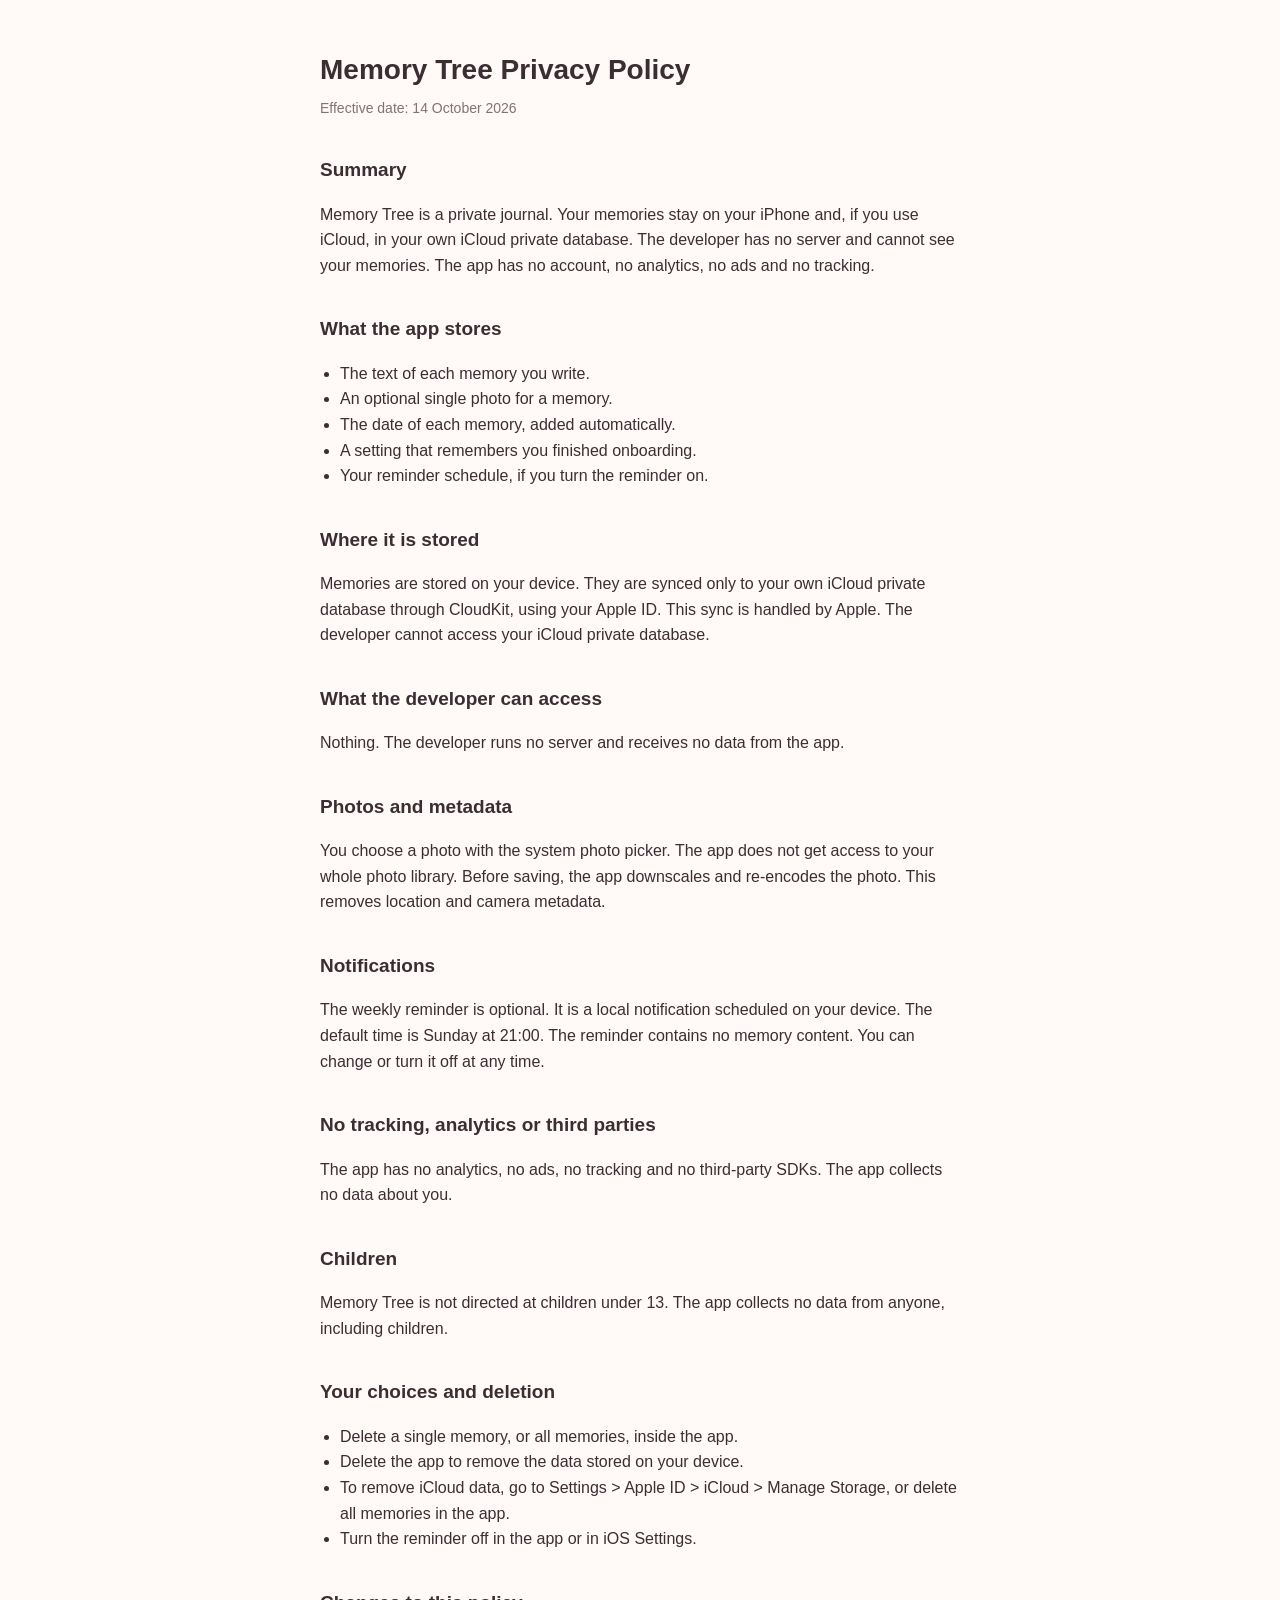
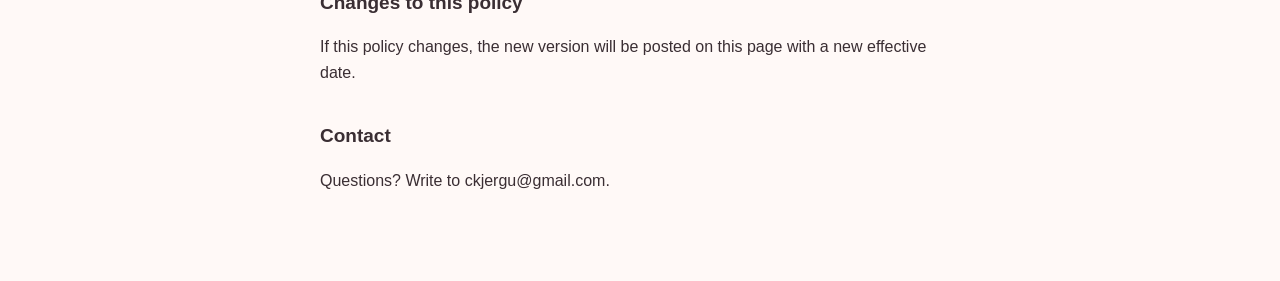
<file: privacy.html>
<!DOCTYPE html>
<html lang="en"><head><meta charset="utf-8"><meta name="viewport" content="width=device-width,initial-scale=1"><title>Memory Tree Privacy Policy</title>
<style>body{margin:0;background:#FFF9F7;color:#3A2E33;font-family:-apple-system,BlinkMacSystemFont,"SF Pro Text","Helvetica Neue",Arial,sans-serif;line-height:1.6}main{max-width:640px;margin:0 auto;padding:48px 24px 72px}h1{font-size:28px;font-weight:600;margin:0 0 4px}h2{font-size:19px;font-weight:600;margin:36px 0 8px}p,li{font-size:16px}ul{padding-left:20px}a{color:#3A2E33}.meta{opacity:.65;font-size:14px;margin:0 0 24px}</style></head><body><main>
<h1>Memory Tree Privacy Policy</h1>
<p class="meta">Effective date: 14 October 2026</p>
<h2>Summary</h2>
<p>Memory Tree is a private journal. Your memories stay on your iPhone and, if you use iCloud, in your own iCloud private database. The developer has no server and cannot see your memories. The app has no account, no analytics, no ads and no tracking.</p>
<h2>What the app stores</h2>
<ul><li>The text of each memory you write.</li><li>An optional single photo for a memory.</li><li>The date of each memory, added automatically.</li><li>A setting that remembers you finished onboarding.</li><li>Your reminder schedule, if you turn the reminder on.</li></ul>
<h2>Where it is stored</h2>
<p>Memories are stored on your device. They are synced only to your own iCloud private database through CloudKit, using your Apple ID. This sync is handled by Apple. The developer cannot access your iCloud private database.</p>
<h2>What the developer can access</h2>
<p>Nothing. The developer runs no server and receives no data from the app.</p>
<h2>Photos and metadata</h2>
<p>You choose a photo with the system photo picker. The app does not get access to your whole photo library. Before saving, the app downscales and re-encodes the photo. This removes location and camera metadata.</p>
<h2>Notifications</h2>
<p>The weekly reminder is optional. It is a local notification scheduled on your device. The default time is Sunday at 21:00. The reminder contains no memory content. You can change or turn it off at any time.</p>
<h2>No tracking, analytics or third parties</h2>
<p>The app has no analytics, no ads, no tracking and no third-party SDKs. The app collects no data about you.</p>
<h2>Children</h2>
<p>Memory Tree is not directed at children under 13. The app collects no data from anyone, including children.</p>
<h2>Your choices and deletion</h2>
<ul><li>Delete a single memory, or all memories, inside the app.</li><li>Delete the app to remove the data stored on your device.</li><li>To remove iCloud data, go to Settings &gt; Apple ID &gt; iCloud &gt; Manage Storage, or delete all memories in the app.</li><li>Turn the reminder off in the app or in iOS Settings.</li></ul>
<h2>Changes to this policy</h2>
<p>If this policy changes, the new version will be posted on this page with a new effective date.</p>
<h2>Contact</h2>
<p>Questions? Write to ckjergu@gmail.com.</p>
</main></body></html>
</file>
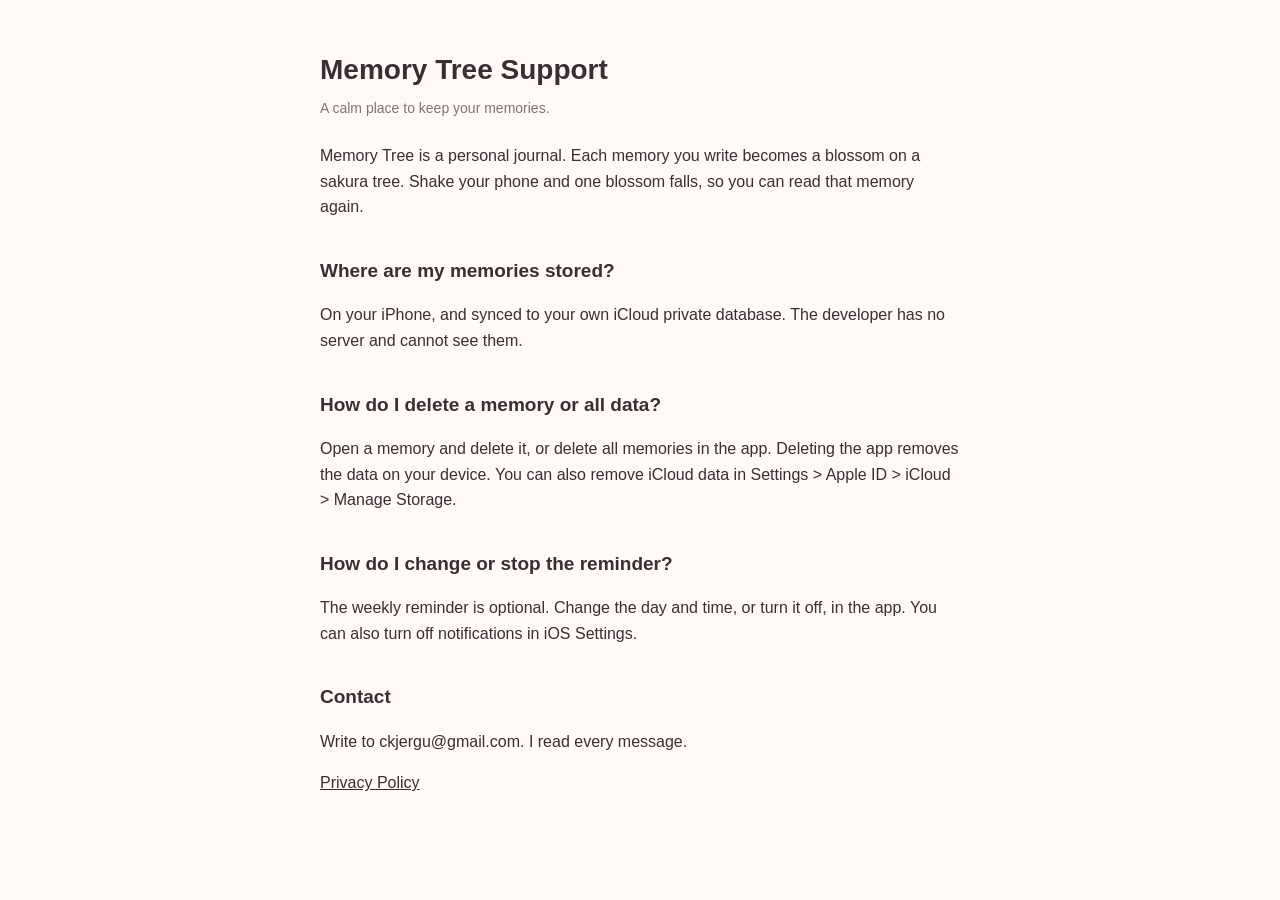
<file: support.html>
<!DOCTYPE html>
<html lang="en"><head><meta charset="utf-8"><meta name="viewport" content="width=device-width,initial-scale=1"><title>Memory Tree Support</title>
<style>body{margin:0;background:#FFF9F7;color:#3A2E33;font-family:-apple-system,BlinkMacSystemFont,"SF Pro Text","Helvetica Neue",Arial,sans-serif;line-height:1.6}main{max-width:640px;margin:0 auto;padding:48px 24px 72px}h1{font-size:28px;font-weight:600;margin:0 0 4px}h2{font-size:19px;font-weight:600;margin:36px 0 8px}p,li{font-size:16px}ul{padding-left:20px}a{color:#3A2E33}.meta{opacity:.65;font-size:14px;margin:0 0 24px}</style></head><body><main>
<h1>Memory Tree Support</h1>
<p class="meta">A calm place to keep your memories.</p>
<p>Memory Tree is a personal journal. Each memory you write becomes a blossom on a sakura tree. Shake your phone and one blossom falls, so you can read that memory again.</p>
<h2>Where are my memories stored?</h2>
<p>On your iPhone, and synced to your own iCloud private database. The developer has no server and cannot see them.</p>
<h2>How do I delete a memory or all data?</h2>
<p>Open a memory and delete it, or delete all memories in the app. Deleting the app removes the data on your device. You can also remove iCloud data in Settings &gt; Apple ID &gt; iCloud &gt; Manage Storage.</p>
<h2>How do I change or stop the reminder?</h2>
<p>The weekly reminder is optional. Change the day and time, or turn it off, in the app. You can also turn off notifications in iOS Settings.</p>
<h2>Contact</h2>
<p>Write to ckjergu@gmail.com. I read every message.</p>
<p><a href="privacy.html">Privacy Policy</a></p>
</main></body></html>
</file>
